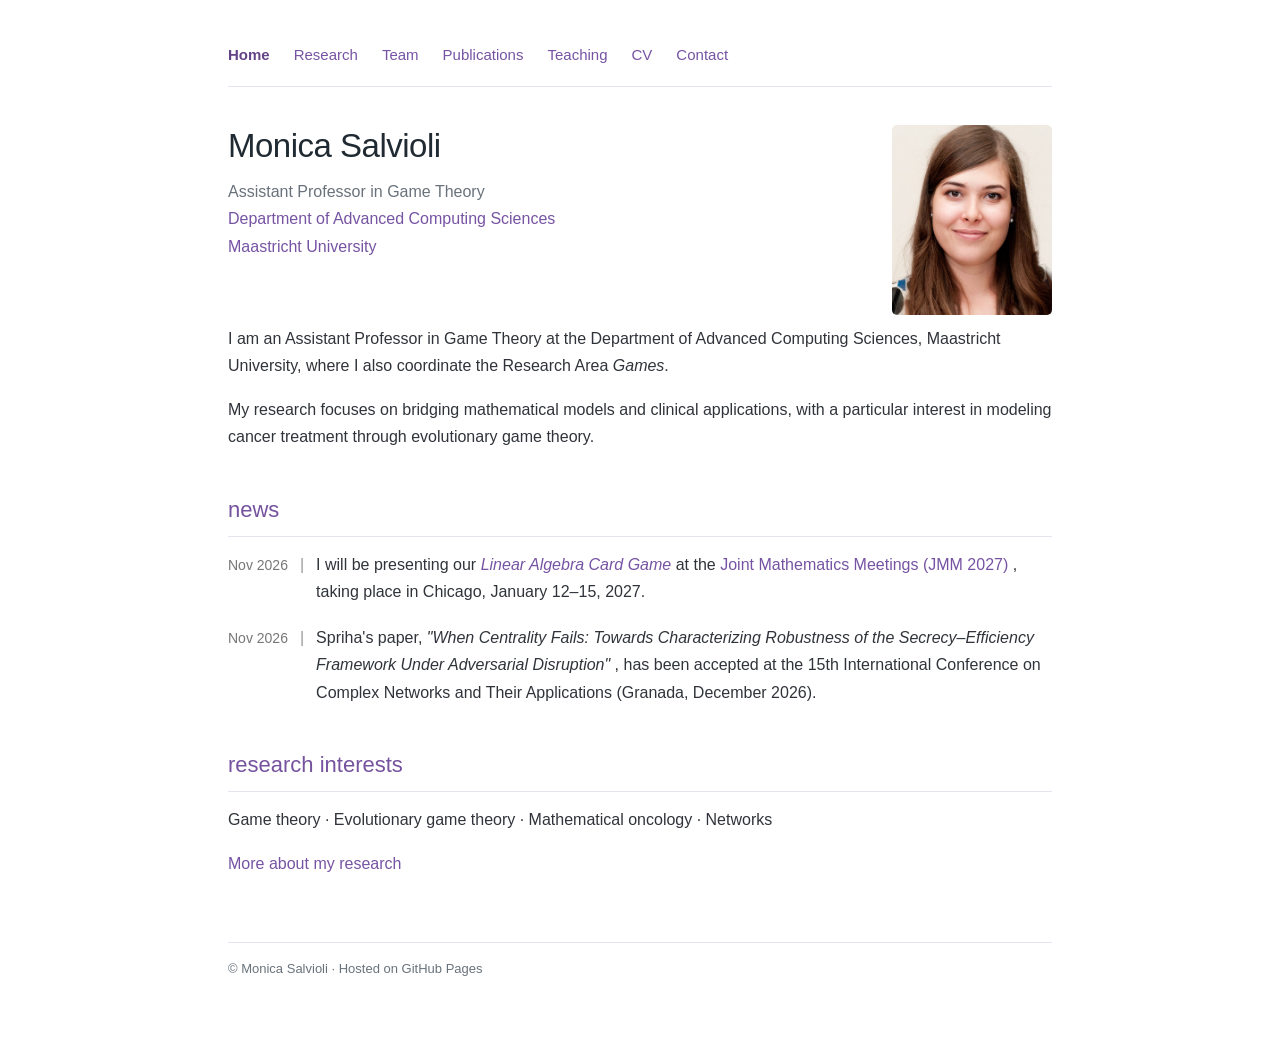
<file: index.html>
<!DOCTYPE html>
<html lang="en">
<head>
  <meta charset="UTF-8"> 
  <meta name="viewport" content="width=device-width, initial-scale=1">
  <meta name="description" content="Monica Salvioli — Assistant Professor in Game Theory at Maastricht University.">
  <title>Monica Salvioli | Home</title>
  <link rel="stylesheet" href="style.css">
</head>
<body>
<main class="container"> 
  <nav class="site-nav" aria-label="Main navigation">
    <a href="index.html" aria-current="page">Home</a>
    <a href="research.html">Research</a>
    <a href="team.html">Team</a>
    <a href="publications.html">Publications</a>
    <a href="teaching.html">Teaching</a>   
    <a href="cv.html">CV</a>
    <a href="contact.html">Contact</a> 
  </nav>
 
<header class="intro">
  <div>
    <h1>Monica Salvioli</h1>

    <p class="affiliation">
      Assistant Professor in Game Theory<br>
      <a href="https://www.maastrichtuniversity.nl/">
        Department of Advanced Computing Sciences<br>
        Maastricht University
      </a>
    </p>
  </div>



<img
  src="Profile.jpg"
  alt="Monica Salvioli"
  class="photo"
  style="width:160px !important; height:190px !important; max-width:160px !important; object-fit:cover; border-radius:5px; flex-shrink:0;"
>


  </header>

  <section aria-label="About me">
    <p>I am an Assistant Professor in Game Theory at the Department of Advanced Computing Sciences, Maastricht University, where I also coordinate the Research Area <em>Games</em>. </p>
    <p>My research focuses on bridging mathematical models and clinical applications, with a particular interest in modeling cancer treatment through evolutionary game theory.</p>
  </section>
    

<section id="news">

  <h2>news</h2>

  <!-- NEWS 1: JMM 2027 -->
  <div style="display:flex;
              align-items:baseline;
              gap:12px;
              margin-bottom:18px;">

    <span style="font-size:14px;
                 color:#777;
                 white-space:nowrap;">
      Nov 2026
    </span>

    <span style="color:#999;">|</span>

    <div style="flex:1;">
     
I will be presenting our
<a href="https://www.linearalgebragame.eu/"
   target="_blank"
   rel="noopener noreferrer">
  <em>Linear Algebra Card Game</em>
</a>
at the

      <a href="https://jointmathematicsmeetings.org/jmm">
        Joint Mathematics Meetings (JMM 2027)
      </a>,
      taking place in Chicago,
      January 12–15, 2027.
    </div>

  </div>

  <!-- NEWS 2: SPRIHA'S PAPER -->
  <div style="display:flex;
              align-items:baseline;
              gap:12px;
              margin-bottom:18px;">

    <span style="font-size:14px;
                 color:#777;
                 white-space:nowrap;">
      Nov 2026
    </span>

    <span style="color:#999;">|</span>

    <div style="flex:1;">
      Spriha's paper,
      <em>
        "When Centrality Fails: Towards
        Characterizing Robustness of the
        Secrecy–Efficiency Framework
        Under Adversarial Disruption"
      </em>,
      has been accepted at the
      15th International Conference on
      Complex Networks and Their Applications
      (Granada, December 2026).
    </div>

  </div>

</section>
 

  <section>
    <h2>research interests</h2>
    <p>Game theory · Evolutionary game theory · Mathematical oncology · Networks</p>
    <p><a href="research.html">More about my research</a></p>
  </section>


  <footer>© Monica Salvioli · Hosted on GitHub Pages</footer>
</main>
</body>
</html>
</file>
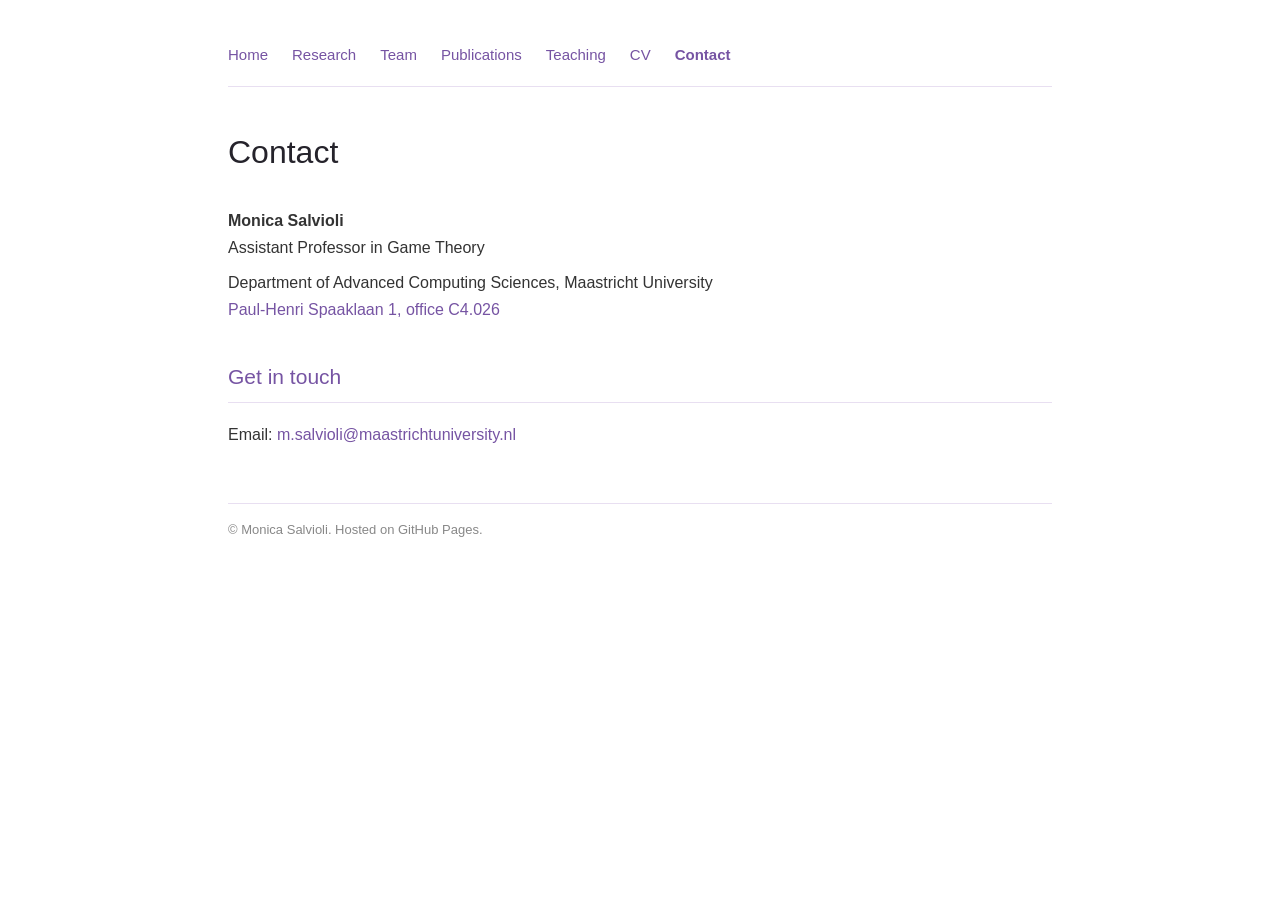
<file: contact.html>
<!DOCTYPE html>
<html lang="en">

<head>
  <meta charset="UTF-8">
  <meta name="viewport"
        content="width=device-width, initial-scale=1.0">

  <title>Contact | Monica Salvioli</title>

  <style>
    * {
      box-sizing: border-box;
    }

    body {
      font-family: Arial, Helvetica, sans-serif;
      line-height: 1.7;
      color: #333;
      background: white;
      margin: 0;
    }


.container {
  max-width: 880px;
  margin: 0 auto;
  padding: 42px 28px 60px;
}


    nav {
      display: flex;
      flex-wrap: wrap;
      gap: 24px;
      border-bottom: 1px solid #e8dff1;
      padding-bottom: 18px;
      margin-bottom: 38px;
    }

    a {
      color: #7654a3;
      text-decoration: none;
    }

    a:hover {
      text-decoration: underline;
    }

    nav a {
      font-size: 15px;
    }

    nav a.active {
      font-weight: bold;
    }

    h1 {
      font-size: 32px;
      font-weight: 400;
      color: #25232b;
      margin-bottom: 28px;
    }

    h2 {
      font-size: 21px;
      font-weight: 400;
      color: #7654a3;
      border-bottom: 1px solid #e8dff1;
      padding-bottom: 8px;
      margin-top: 35px;
    }

    p {
      margin: 8px 0;
    }

    .contact-info {
      margin-top: 25px;
    }

    footer {
      border-top: 1px solid #e8dff1;
      margin-top: 55px;
      padding-top: 15px;
      font-size: 13px;
      color: #888;
    }

    @media (max-width: 600px) {
      .container {
        margin: 30px auto;
        padding: 0 20px;
      }

      nav {
        gap: 15px;
      }
    }
  </style>
</head>

<body>

<main class="container">

  <!-- NAVIGATION -->
  <nav aria-label="Main navigation">
    <a href="index.html">Home</a>
    <a href="research.html">Research</a>
    <a href="team.html">Team</a>
    <a href="publications.html">Publications</a>
    <a href="teaching.html">Teaching</a>  
    <a href="cv.html">CV</a>
    <a href="contact.html"
       class="active"
       aria-current="page">Contact</a>
  </nav>

  <h1>Contact</h1>

  <div class="contact-info">

    <p>
      <strong>Monica Salvioli</strong><br>
      Assistant Professor in Game Theory
    </p>

    <p>
      Department of Advanced Computing Sciences, Maastricht University<br>
      <a href="https://www.maastrichtuniversity.nl/">
        Paul-Henri Spaaklaan 1, office C4.026
      </a>
    </p>


<h2>Get in touch</h2>

<p>
  Email:
  <a href="mailto:m.salvioli@maastrichtuniversity.nl">
    m.salvioli@maastrichtuniversity.nl
  </a>
</p>


  <footer>
    &copy; Monica Salvioli.
    Hosted on GitHub Pages.
  </footer>

</main>

</body>
</html>
</file>
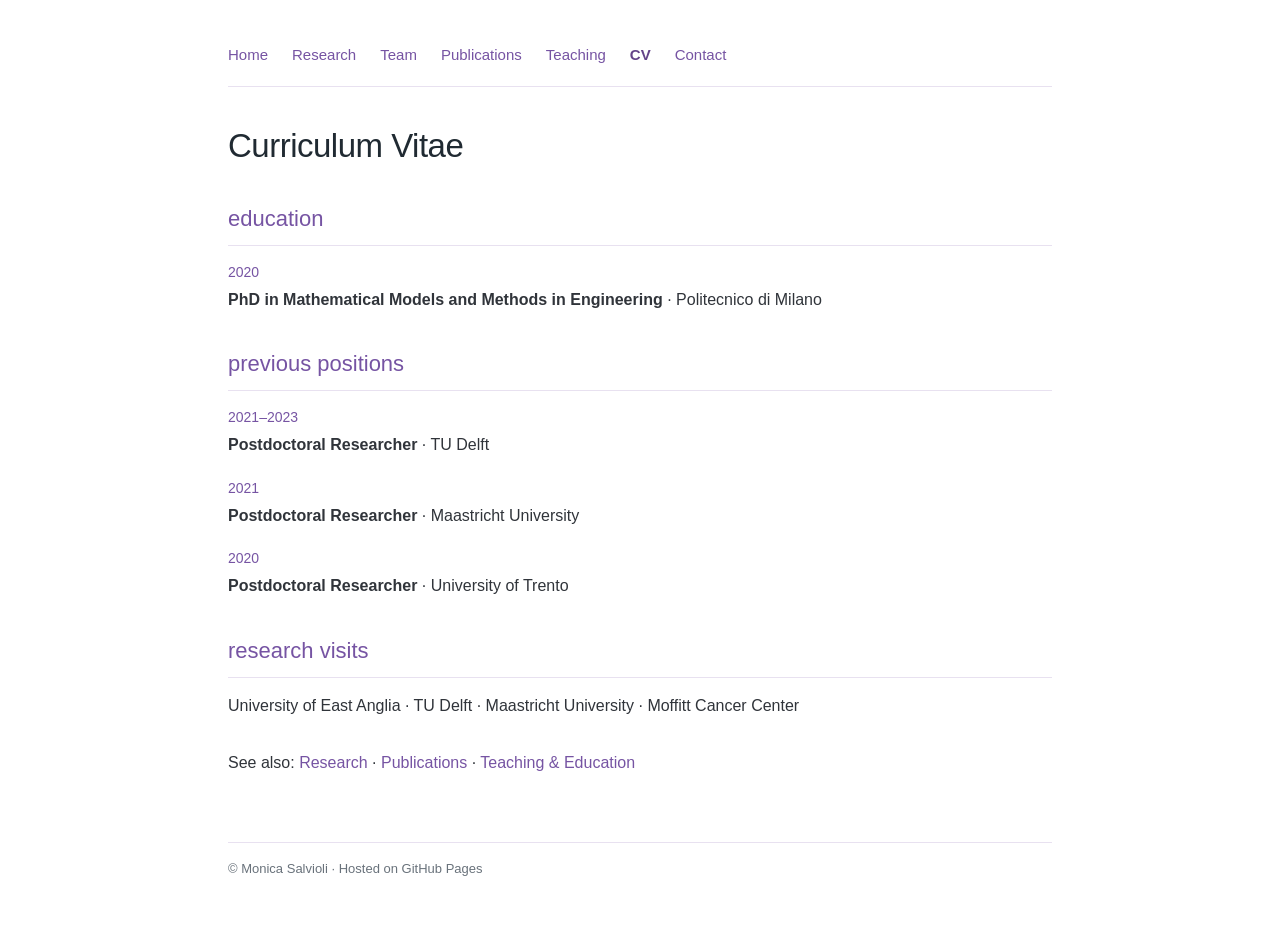
<file: cv.html>
<!DOCTYPE html>
<html lang="en">
<head>
  <meta charset="UTF-8">
  <meta name="viewport" content="width=device-width, initial-scale=1.0">
  <meta name="description" content="Short academic curriculum vitae of Monica Salvioli, Assistant Professor in Game Theory at Maastricht University.">
  <title>CV | Monica Salvioli</title>
  <link rel="stylesheet" href="style.css">

  <style>

/* CV page */
.cv-subtitle {
  color: #69727b;
  margin-top: -6px;
}

.cv-section {
  margin-top: 32px;
}

.cv-section h2 {
  color: #7654a3;
  margin: 32px 0 14px;
  font-size: 22px;
  font-weight: 400;
}

.cv-entry {
  margin: 0 0 17px;
}

.cv-entry p {
  margin: 2px 0;
}

.cv-date {
  color: #7654a3;
  font-size: 14px;
}

.cv-muted {
  color: #69727b;
}

.cv-links {
  margin-top: 30px;
}

.cv-links a {
  text-underline-offset: 3px;
}

  </style>
</head>
<body>
<main class="container">
  <nav class="site-nav" aria-label="Main navigation">
    <a href="index.html">Home</a>
    <a href="research.html">Research</a>
    <a href="team.html">Team</a>
    <a href="publications.html">Publications</a>
    <a href="teaching.html">Teaching</a>
    <a href="cv.html" class="active" aria-current="page">CV</a>
    <a href="contact.html">Contact</a>
  </nav>

  <h1>Curriculum Vitae</h1>

  <section class="cv-section" aria-labelledby="education">
    <h2 id="education">education</h2>
    <div class="cv-entry">
            <p class="cv-date">2020</p>
<p><strong>PhD in Mathematical Models and Methods in Engineering</strong> · Politecnico di Milano</p>
    </div>
  </section>

  <section class="cv-section" aria-labelledby="positions">
    <h2 id="positions">previous positions</h2>
    <div class="cv-entry">
      <p class="cv-date">2021–2023</p>
      <p><strong>Postdoctoral Researcher</strong> · TU Delft</p>
    </div>
    <div class="cv-entry">
      <p class="cv-date">2021</p>
      <p><strong>Postdoctoral Researcher</strong> · Maastricht University</p>
    </div>
    <div class="cv-entry">
      <p class="cv-date">2020</p>
      <p><strong>Postdoctoral Researcher</strong> · University of Trento</p>
    </div>
  </section>


<section class="cv-section" aria-labelledby="visits">
  <h2 id="visits">research visits</h2>
  <p>
    University of East Anglia ·
    TU Delft ·
    Maastricht University ·
    Moffitt Cancer Center
  </p>
</section>

  <p class="cv-links">See also: <a href="research.html">Research</a> · <a href="publications.html">Publications</a> · <a href="teaching.html">Teaching &amp; Education</a></p>
  <footer>© Monica Salvioli · Hosted on GitHub Pages</footer>
</main>
</body>
</html>
</file>
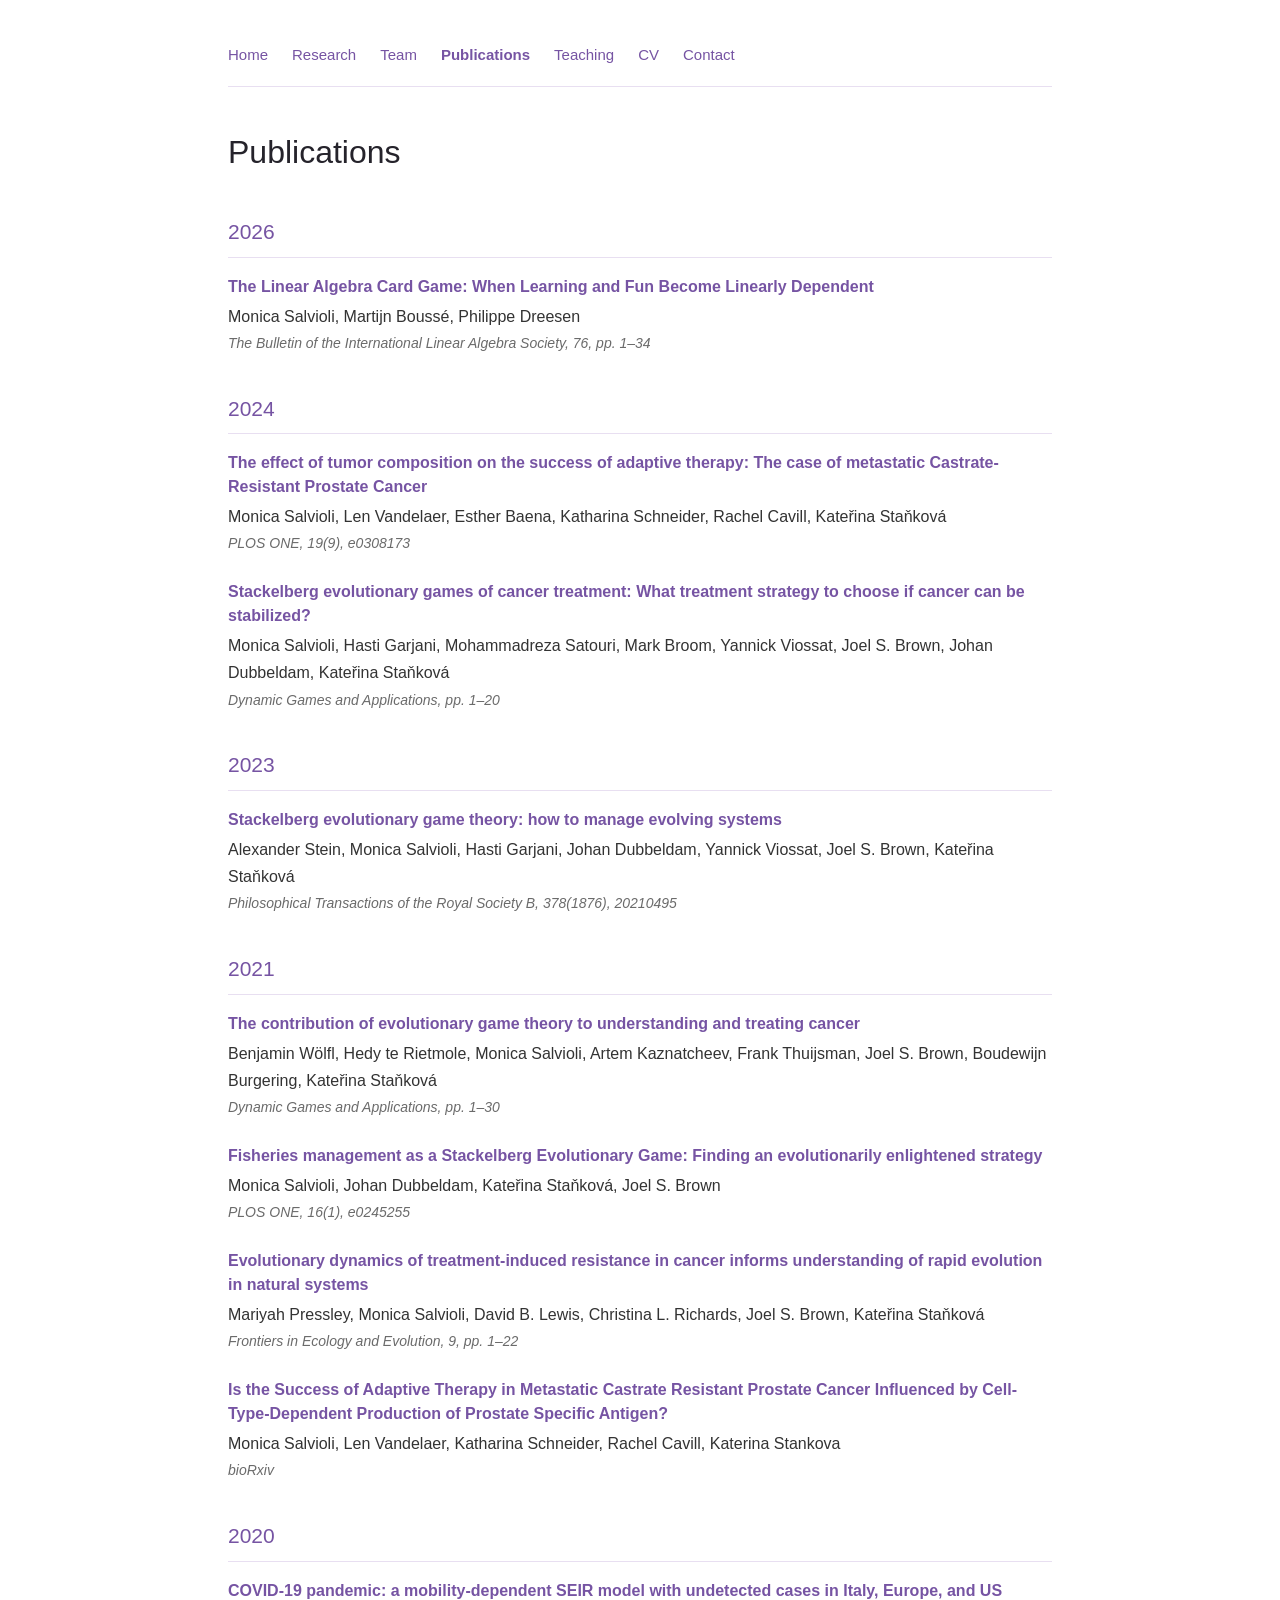
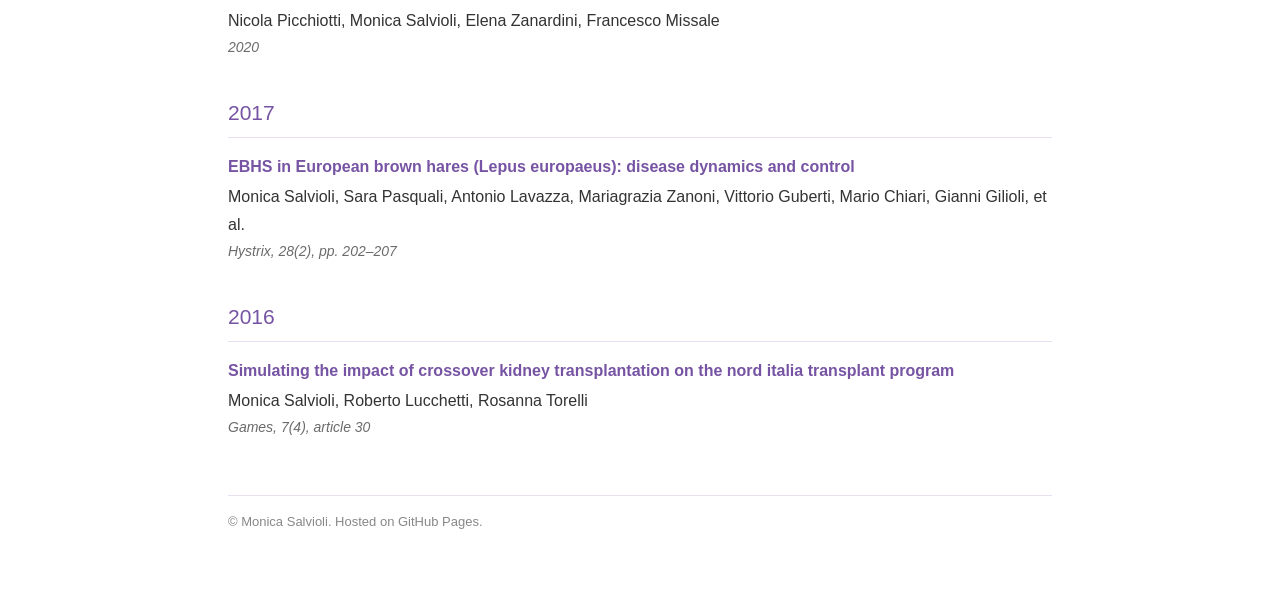
<file: publications.html>
<!DOCTYPE html>
<html lang="en">
<head>
  <meta charset="UTF-8">
  <meta name="viewport" content="width=device-width, initial-scale=1.0">
  <title>Publications | Monica Salvioli</title>
  <style>

* { box-sizing: border-box; }
body { margin: 0; background: #fff; color: #333; font: 16px/1.7 Arial, Helvetica, sans-serif; }

.container {
  max-width: 880px;
  margin: 0 auto;
  padding: 42px 28px 60px;
}

nav { display: flex; flex-wrap: wrap; gap: 24px; padding-bottom: 18px; margin-bottom: 38px; border-bottom: 1px solid #e8dff1; }
a { color: #7654a3; text-decoration: none; }
a:hover { text-decoration: underline; }
nav a { font-size: 15px; }
nav .active { font-weight: bold; }
h1 { font-size: 32px; font-weight: 400; color: #25232b; margin: 0 0 26px; }
h2 { font-size: 21px; font-weight: 400; color: #7654a3; border-bottom: 1px solid #e8dff1; padding-bottom: 7px; margin: 35px 0 17px; }
.publication { margin-bottom: 24px; }
.publication .title { font-weight: 600; color: #7654a3; line-height: 1.5; }
.publication .authors { margin: 4px 0 0; }
.publication .venue { margin: 2px 0 0; font-size: 14px; color: #6b6b6b; font-style: italic; }
footer { font-size: 13px; color: #888; border-top: 1px solid #e8dff1; padding-top: 15px; margin-top: 55px; }

@media (max-width: 600px) {
  .container {
    margin: 0 auto;
    padding: 24px 19px 44px;
  }

  nav {
    gap: 15px;
  }

  h1 {
    font-size: 29px;
  }
}




  </style>
</head>
<body>
<main class="container">
  <nav aria-label="Main navigation">
    <a href="index.html">Home</a>
    <a href="research.html">Research</a>
    <a href="team.html">Team</a>
    <a href="publications.html" class="active" aria-current="page">Publications</a>
    <a href="teaching.html">Teaching</a>    
    <a href="cv.html">CV</a>
    <a href="contact.html">Contact</a> 
  </nav>
  <h1>Publications</h1>
  <section aria-label="Publications from 2026">
    <h2>2026</h2>
    <article class="publication">
      <div class="title">The Linear Algebra Card Game: When Learning and Fun Become Linearly Dependent</div>
      <p class="authors">Monica Salvioli, Martijn Boussé, Philippe Dreesen</p>
      <p class="venue">The Bulletin of the International Linear Algebra Society, 76, pp. 1–34</p>
    </article>
  </section>
  <section aria-label="Publications from 2024">
    <h2>2024</h2>
    <article class="publication">
      <div class="title">The effect of tumor composition on the success of adaptive therapy: The case of metastatic Castrate-Resistant Prostate Cancer</div>
      <p class="authors">Monica Salvioli, Len Vandelaer, Esther Baena, Katharina Schneider, Rachel Cavill, Kateřina Staňková</p>
      <p class="venue">PLOS ONE, 19(9), e0308173</p>
    </article>
    <article class="publication">
      <div class="title">Stackelberg evolutionary games of cancer treatment: What treatment strategy to choose if cancer can be stabilized?</div>
      <p class="authors">Monica Salvioli, Hasti Garjani, Mohammadreza Satouri, Mark Broom, Yannick Viossat, Joel S. Brown, Johan Dubbeldam, Kateřina Staňková</p>
      <p class="venue">Dynamic Games and Applications, pp. 1–20</p>
    </article>
  </section>
  <section aria-label="Publications from 2023">
    <h2>2023</h2>
    <article class="publication">
      <div class="title">Stackelberg evolutionary game theory: how to manage evolving systems</div>
      <p class="authors">Alexander Stein, Monica Salvioli, Hasti Garjani, Johan Dubbeldam, Yannick Viossat, Joel S. Brown, Kateřina Staňková</p>
      <p class="venue">Philosophical Transactions of the Royal Society B, 378(1876), 20210495</p>
    </article>
  </section>
  <section aria-label="Publications from 2021">
    <h2>2021</h2>
    <article class="publication">
      <div class="title">The contribution of evolutionary game theory to understanding and treating cancer</div>
      <p class="authors">Benjamin Wölfl, Hedy te Rietmole, Monica Salvioli, Artem Kaznatcheev, Frank Thuijsman, Joel S. Brown, Boudewijn Burgering, Kateřina Staňková</p>
      <p class="venue">Dynamic Games and Applications, pp. 1–30</p>
    </article>
    <article class="publication">
      <div class="title">Fisheries management as a Stackelberg Evolutionary Game: Finding an evolutionarily enlightened strategy</div>
      <p class="authors">Monica Salvioli, Johan Dubbeldam, Kateřina Staňková, Joel S. Brown</p>
      <p class="venue">PLOS ONE, 16(1), e0245255</p>
    </article>
    <article class="publication">
      <div class="title">Evolutionary dynamics of treatment-induced resistance in cancer informs understanding of rapid evolution in natural systems</div>
      <p class="authors">Mariyah Pressley, Monica Salvioli, David B. Lewis, Christina L. Richards, Joel S. Brown, Kateřina Staňková</p>
      <p class="venue">Frontiers in Ecology and Evolution, 9, pp. 1–22</p>
    </article>
    <article class="publication">
      <div class="title">Is the Success of Adaptive Therapy in Metastatic Castrate Resistant Prostate Cancer Influenced by Cell-Type-Dependent Production of Prostate Specific Antigen?</div>
      <p class="authors">Monica Salvioli, Len Vandelaer, Katharina Schneider, Rachel Cavill, Katerina Stankova</p>
      <p class="venue">bioRxiv</p>
    </article>
  </section>
  <section aria-label="Publications from 2020">
    <h2>2020</h2>
    <article class="publication">
      <div class="title">COVID-19 pandemic: a mobility-dependent SEIR model with undetected cases in Italy, Europe, and US</div>
      <p class="authors">Nicola Picchiotti, Monica Salvioli, Elena Zanardini, Francesco Missale</p>
      <p class="venue">2020</p>
    </article>
  </section>
  <section aria-label="Publications from 2017">
    <h2>2017</h2>
    <article class="publication">
      <div class="title">EBHS in European brown hares (Lepus europaeus): disease dynamics and control</div>
      <p class="authors">Monica Salvioli, Sara Pasquali, Antonio Lavazza, Mariagrazia Zanoni, Vittorio Guberti, Mario Chiari, Gianni Gilioli, et al.</p>
      <p class="venue">Hystrix, 28(2), pp. 202–207</p>
    </article>
  </section>
  <section aria-label="Publications from 2016">
    <h2>2016</h2>
    <article class="publication">
      <div class="title">Simulating the impact of crossover kidney transplantation on the nord italia transplant program</div>
      <p class="authors">Monica Salvioli, Roberto Lucchetti, Rosanna Torelli</p>
      <p class="venue">Games, 7(4), article 30</p>
    </article>
  </section>
  <footer>&copy; Monica Salvioli. Hosted on GitHub Pages.</footer>
</main>
</body>
</html>
</file>
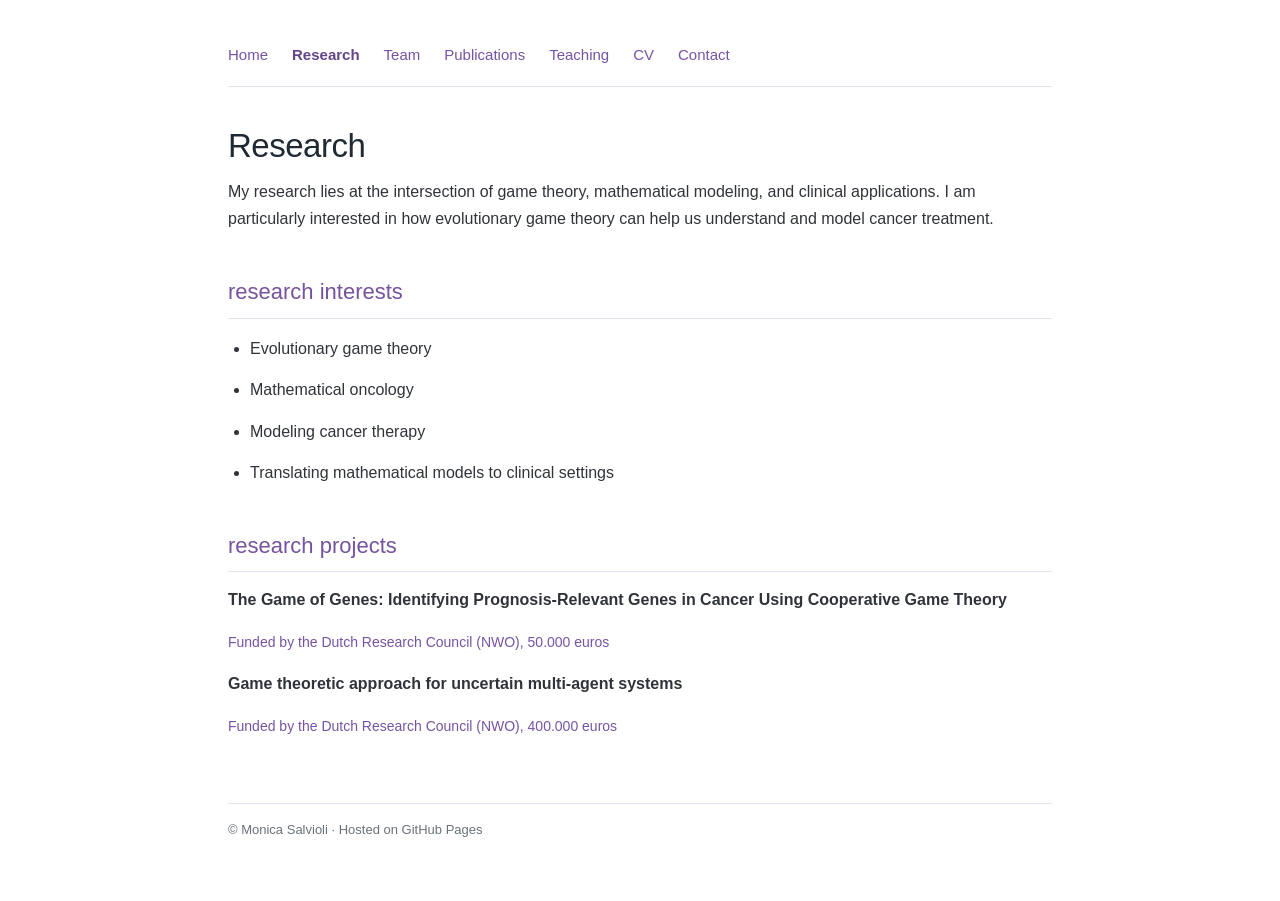
<file: research.html>
<!DOCTYPE html>
<html lang="en">
<head>
  <meta charset="UTF-8">
  <meta name="viewport" content="width=device-width, initial-scale=1">
  <meta name="description" content="Research interests of Monica Salvioli.">
  <title>Research | Monica Salvioli</title>
  <link rel="stylesheet" href="style.css">
</head>
<body>
<main class="container">
  <nav class="site-nav" aria-label="Main navigation">
    <a href="index.html">Home</a>
    <a href="research.html" aria-current="page">Research</a>
    <a href="team.html">Team</a>
    <a href="publications.html">Publications</a>
    <a href="teaching.html">Teaching</a>   
    <a href="cv.html">CV</a>
    <a href="contact.html">Contact</a>
  </nav>
  <h1>Research</h1>
  <p>My research lies at the intersection of game theory, mathematical modeling, and clinical applications. I am particularly interested in how evolutionary game theory can help us understand and model cancer treatment.</p>
  <h2>research interests</h2>
  <ul>
    <li>Evolutionary game theory</li>
    <li>Mathematical oncology</li>
    <li>Modeling cancer therapy</li>
    <li>Translating mathematical models to clinical settings</li>
  </ul>

<h2>research projects</h2>

<!-- FIRST PROJECT -->
<div class="project">
  <p>
    <strong>
      The Game of Genes: Identifying
      Prognosis-Relevant Genes in Cancer
      Using Cooperative Game Theory
    </strong>
  </p>

  <p style="color:#7654a3; font-size:14px;">
    Funded by the Dutch Research Council (NWO), 50.000 euros
  </p>
</div>

<!-- SECOND PROJECT -->
<div class="project">
  <p>
    <strong>
      Game theoretic approach for uncertain multi-agent systems
    </strong>
  </p>

  <p style="color:#7654a3; font-size:14px;">
    Funded by the Dutch Research Council (NWO), 400.000 euros
  </p>
</div>


  <footer>© Monica Salvioli · Hosted on GitHub Pages</footer>
</main>
</body>
</html>
</file>
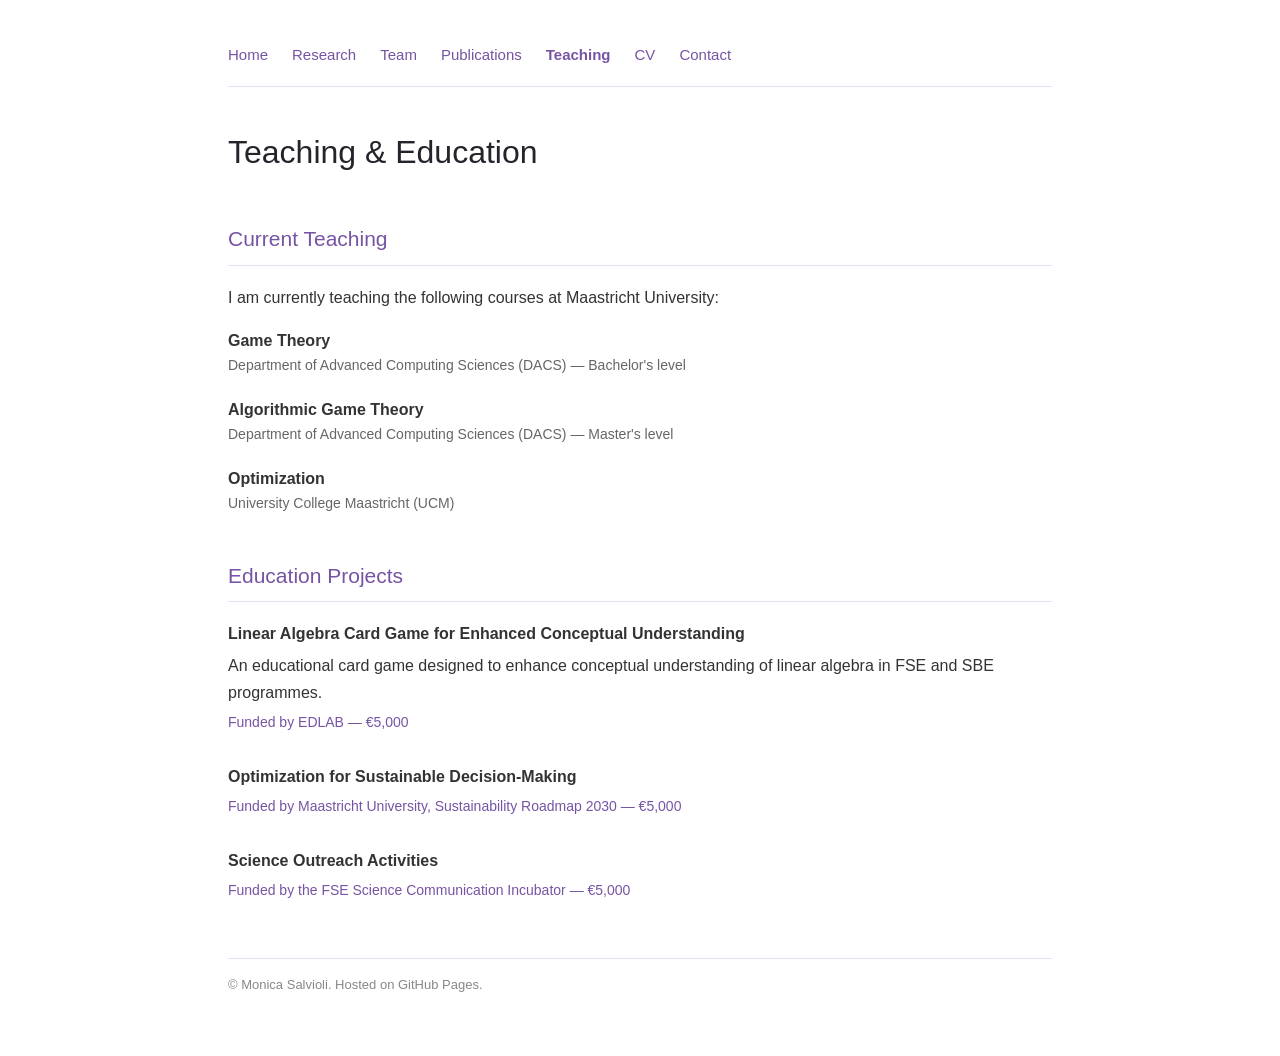
<file: teaching.html>
<!DOCTYPE html>
<html lang="en">
<head>
  <meta charset="UTF-8">
  <meta name="viewport"
        content="width=device-width, initial-scale=1.0">

  <title>Teaching & Education | Monica Salvioli</title>

  <style>
    * {
      box-sizing: border-box;
    }

    body {
      font-family: Arial, Helvetica, sans-serif;
      line-height: 1.7;
      color: #333;
      background: #fff;
      margin: 0;
    } 


.container {
  max-width: 880px;
  margin: 0 auto;
  padding: 42px 28px 60px;
}


    nav {
      display: flex;
      flex-wrap: wrap;
      gap: 24px;
      border-bottom: 1px solid #e8dff1;
      padding-bottom: 18px;
      margin-bottom: 38px;
    }

    a {
      color: #7654a3;
      text-decoration: none;
    }

    a:hover {
      text-decoration: underline;
    }

    nav a {
      font-size: 15px;
    }

    nav a.active {
      font-weight: bold;
    }


h1 {
  font-size: 32px;
  font-weight: 400;
  color: #25232b;
  margin: 0 0 25px;
}


    h2 {
      font-size: 21px;
      font-weight: 400;
      color: #7654a3;
      border-bottom: 1px solid #e8dff1;
      padding-bottom: 8px;
      margin-top: 42px;
      margin-bottom: 18px;
    }

    p {
      margin: 10px 0;
    }

    .courses {
      list-style: none;
      padding: 0;
    }

    .courses li {
      margin-bottom: 18px;
    }

    .course-name {
      font-weight: 600;
    }

    .course-info {
      color: #666;
      font-size: 14px;
    }

    .project {
      margin-bottom: 28px;
    }

    .project-title {
      font-weight: 600;
      margin-bottom: 4px;
    }

    .project-description {
      margin: 4px 0;
    }

    .funding {
      color: #7654a3;
      font-size: 14px;
      margin-top: 5px;
    }

    footer {
      border-top: 1px solid #e8dff1;
      margin-top: 55px;
      padding-top: 15px;
      font-size: 13px;
      color: #888;
    }

    @media (max-width: 600px) {
      .container {
        margin: 30px auto;
        padding: 0 20px;
      }

      nav {
        gap: 15px;
      }

      h1 {
        font-size: 29px;
      }
    }
  </style>
</head>

<body>

<main class="container">

  <!-- NAVIGATION -->
  <nav aria-label="Main navigation">
    <a href="index.html">Home</a>
    <a href="research.html">Research</a>
    <a href="team.html">Team</a>
    <a href="publications.html">Publications</a>
    <a href="teaching.html"
       class="active"
       aria-current="page">Teaching</a>
    <a href="cv.html">CV</a>
    <a href="contact.html">Contact</a>
  </nav>

  <h1>Teaching & Education</h1>

  <!-- CURRENT TEACHING -->
  <section>
    <h2>Current Teaching</h2>

    <p>
      I am currently teaching the following
      courses at Maastricht University:
    </p>

    <ul class="courses">

      <li>
        <div class="course-name">
          Game Theory
        </div>
        <div class="course-info">
          Department of Advanced Computing
          Sciences (DACS) &mdash;
          Bachelor's level
        </div>
      </li>

      <li>
        <div class="course-name">
          Algorithmic Game Theory
        </div>
        <div class="course-info">
          Department of Advanced Computing
          Sciences (DACS) &mdash;
          Master's level
        </div>
      </li>

      <li>
        <div class="course-name">
          Optimization
        </div>
        <div class="course-info">
          University College Maastricht (UCM)
        </div>
      </li>

    </ul>
  </section>

  <!-- EDUCATION PROJECTS -->
  <section>
    <h2>Education Projects</h2>

    <div class="project">
      <p class="project-title">
        Linear Algebra Card Game for Enhanced
        Conceptual Understanding
      </p>

      <p class="project-description">
        An educational card game designed to
        enhance conceptual understanding of
        linear algebra in FSE and SBE programmes.
      </p>

      <p class="funding">
        Funded by EDLAB &mdash; &euro;5,000
      </p>
    </div>

    <div class="project">
      <p class="project-title">
        Optimization for Sustainable
        Decision-Making
      </p>

      <p class="funding">
        Funded by Maastricht University,
        Sustainability Roadmap 2030
        &mdash; &euro;5,000
      </p>
    </div>

    <div class="project">
      <p class="project-title">
        Science Outreach Activities
      </p>

      <p class="funding">
        Funded by the FSE Science Communication
        Incubator &mdash; &euro;5,000
      </p>
    </div>

  </section>

  <footer>
    &copy; Monica Salvioli.
    Hosted on GitHub Pages.
  </footer>

</main>

</body>
</html>
</file>
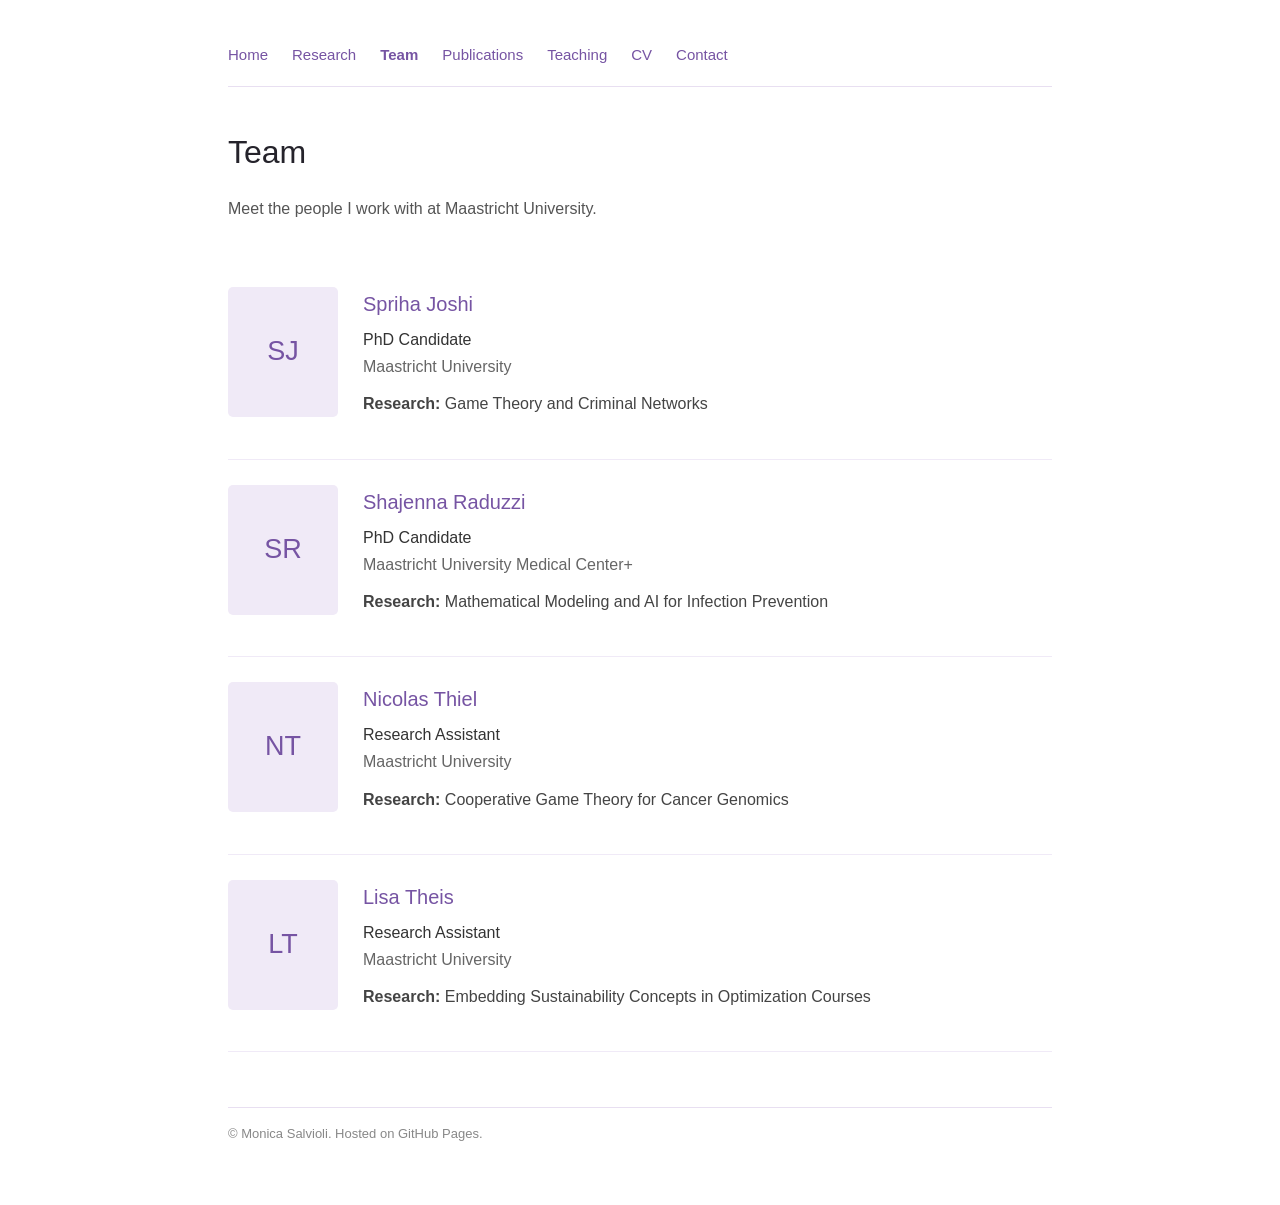
<file: team.html>
<!DOCTYPE html>
<html lang="en">

<head>
  <meta charset="UTF-8">
  <meta name="viewport"
        content="width=device-width, initial-scale=1.0"> 

  <title>Team | Monica Salvioli</title>

  <style>
    * {
      box-sizing: border-box;
    }

    body {
      font-family: Arial, Helvetica, sans-serif;
      line-height: 1.7;
      color: #333;
      background: #fff;
      margin: 0;
    }


.container {
  max-width: 880px;
  margin: 0 auto;
  padding: 42px 28px 60px;
}


    nav {
      display: flex;
      flex-wrap: wrap;
      gap: 24px;
      border-bottom: 1px solid #e8dff1;
      padding-bottom: 18px;
      margin-bottom: 38px;
    }

    a {
      color: #7654a3;
      text-decoration: none;
    }

    a:hover {
      text-decoration: underline;
    }

    nav a {
      font-size: 15px;
    }

    nav a.active {
      font-weight: bold;
    }

    h1 {
      font-size: 32px;
      font-weight: 400;
      color: #25232b;
      margin-bottom: 10px;
    }

    .intro {
      margin-bottom: 40px;
      color: #555;
    }

    .member {
      display: flex;
      align-items: flex-start;
      gap: 25px;
      padding: 25px 0;
      border-bottom: 1px solid #f0eaf7;
    }

    .avatar {
      width: 110px;
      height: 130px;
      flex-shrink: 0;
      background: #f0eaf7;
      color: #7654a3;
      display: flex;
      justify-content: center;
      align-items: center;
      font-size: 27px;
      border-radius: 5px;
    }

    .member-info {
      flex: 1;
    }

    .member-info h2 {
      font-size: 20px;
      font-weight: 500;
      color: #7654a3;
      margin: 0 0 5px;
    }

    .position {
      color: #333;
      margin: 0;
    }

    .university {
      color: #666;
      margin: 0;
    }

    .research {
      margin-top: 10px;
      color: #444;
    }

    footer {
      border-top: 1px solid #e8dff1;
      margin-top: 55px;
      padding-top: 15px;
      font-size: 13px;
      color: #888;
    }

    @media (max-width: 600px) {
      .container {
        margin: 30px auto;
        padding: 0 20px;
      }

      nav {
        gap: 15px;
      }

      .member {
        gap: 15px;
      }

      .avatar {
        width: 75px;
        height: 90px;
        font-size: 20px;
      }

      .member-info h2 {
        font-size: 18px;
      }
    }
  </style>
</head>

<body>

<main class="container">

  <!-- NAVIGATION -->
  <nav aria-label="Main navigation">
    <a href="index.html">Home</a>
    <a href="research.html">Research</a>
    <a href="team.html"
       class="active"
       aria-current="page">Team</a>
    <a href="publications.html">Publications</a>
    <a href="teaching.html">Teaching</a>
    <a href="cv.html">CV</a>
    <a href="contact.html">Contact</a>
  </nav>

  <!-- PAGE TITLE -->
  <h1>Team</h1>

  <p class="intro">
    Meet the people I work with at
    Maastricht University.
  </p>

  <!-- SPRIHA JOSHI -->
  <section class="member">
    <div class="avatar" aria-hidden="true">
      SJ
    </div>

    <div class="member-info">
      <h2>Spriha Joshi</h2>

      <p class="position">
        PhD Candidate
      </p>

      <p class="university">
        Maastricht University
      </p>

      <p class="research">
        <strong>Research:</strong>
        Game Theory and Criminal Networks
      </p>
    </div>
  </section>

  <!-- SHAJENNA RADUZZI -->
  <section class="member">
    <div class="avatar" aria-hidden="true">
      SR
    </div>

    <div class="member-info">
      <h2>Shajenna Raduzzi</h2>

      <p class="position">
        PhD Candidate
      </p>

      <p class="university">
        Maastricht University Medical Center+
      </p>

      <p class="research">
        <strong>Research:</strong>
        Mathematical Modeling and AI for
        Infection Prevention
      </p>
    </div>
  </section>

  <!-- NICOLAS THIEL -->
  <section class="member">
    <div class="avatar" aria-hidden="true">
      NT
    </div>

    <div class="member-info">
      <h2>Nicolas Thiel</h2>

      <p class="position">
        Research Assistant
      </p>

      <p class="university">
        Maastricht University
      </p>

      <p class="research">
        <strong>Research:</strong>
        Cooperative Game Theory for Cancer Genomics
      </p>
    </div>
  </section>

  
<!-- LISA THEIS -->
<section class="member">
  <div class="avatar" aria-hidden="true">
    LT
  </div>

  <div class="member-info">
    <h2>Lisa Theis</h2>

    <p class="position">
      Research Assistant
    </p>

    <p class="university">
      Maastricht University
    </p>

    <p class="research">
      <strong>Research:</strong>
      Embedding Sustainability Concepts
      in Optimization Courses 
    </p>
  </div>
</section>


  <footer>
    &copy; Monica Salvioli.
    Hosted on GitHub Pages.
  </footer>

</main>

</body>
</html>
</file>
<file: style.css>
:root{--ink:#30343a;--muted:#69727b;--accent:#7654a3;--line:#e8e1f0;--background:#fff}
*{box-sizing:border-box}
html{scroll-behavior:smooth}
body{margin:0;background:var(--background);color:var(--ink);font-family:Arial,Helvetica,sans-serif;font-size:16px;line-height:1.72}
.container{max-width:880px;margin:0 auto;padding:42px 28px 60px}
a{color:var(--accent);text-decoration:none}a:hover,a:focus-visible{text-decoration:underline}
.site-nav{display:flex;flex-wrap:wrap;gap:10px 24px;border-bottom:1px solid var(--line);padding:0 0 18px;margin:0 0 38px;font-size:15px}
.site-nav a[aria-current="page"]{font-weight:700;color:#644489}
h1{font-size:33px;font-weight:400;letter-spacing:-.5px;line-height:1.3;margin:0 0 10px;color:#202a32}
h2{font-size:22px;font-weight:400;color:#75539e;border-bottom:1px solid var(--line);padding-bottom:7px;margin:40px 0 14px}
h3{font-size:17px;margin:22px 0 7px}
p{margin:10px 0 16px}
.intro{display:flex;gap:35px;justify-content:space-between;align-items:flex-start}
.affiliation{color:var(--muted);margin:0 0 20px}
.portrait{width:165px;min-width:165px;height:190px;border-radius:3px;background:#f1ebf8;display:flex;align-items:center;justify-content:center;color:#907ba8;text-align:center;font-size:14px}
.small{font-size:14px;color:var(--muted)}
ul{padding-left:22px}li{margin:0 0 14px}.section-note{color:var(--muted)}
.member{display:flex;align-items:flex-start;gap:20px;margin:24px 0}.member-avatar{width:82px;height:95px;flex-shrink:0;background:#f1ebf8;border-radius:3px}.member h3{margin:0 0 2px}.member p{margin:0}
footer{border-top:1px solid var(--line);padding-top:15px;margin-top:65px;color:var(--muted);font-size:13px}
@media(max-width:600px){.container{padding:24px 19px 44px}.site-nav{gap:8px 16px;margin-bottom:30px}.intro{flex-direction:column-reverse;gap:20px}.portrait{width:140px;min-width:140px;height:160px}h1{font-size:29px}h2{font-size:21px}}
</file>
